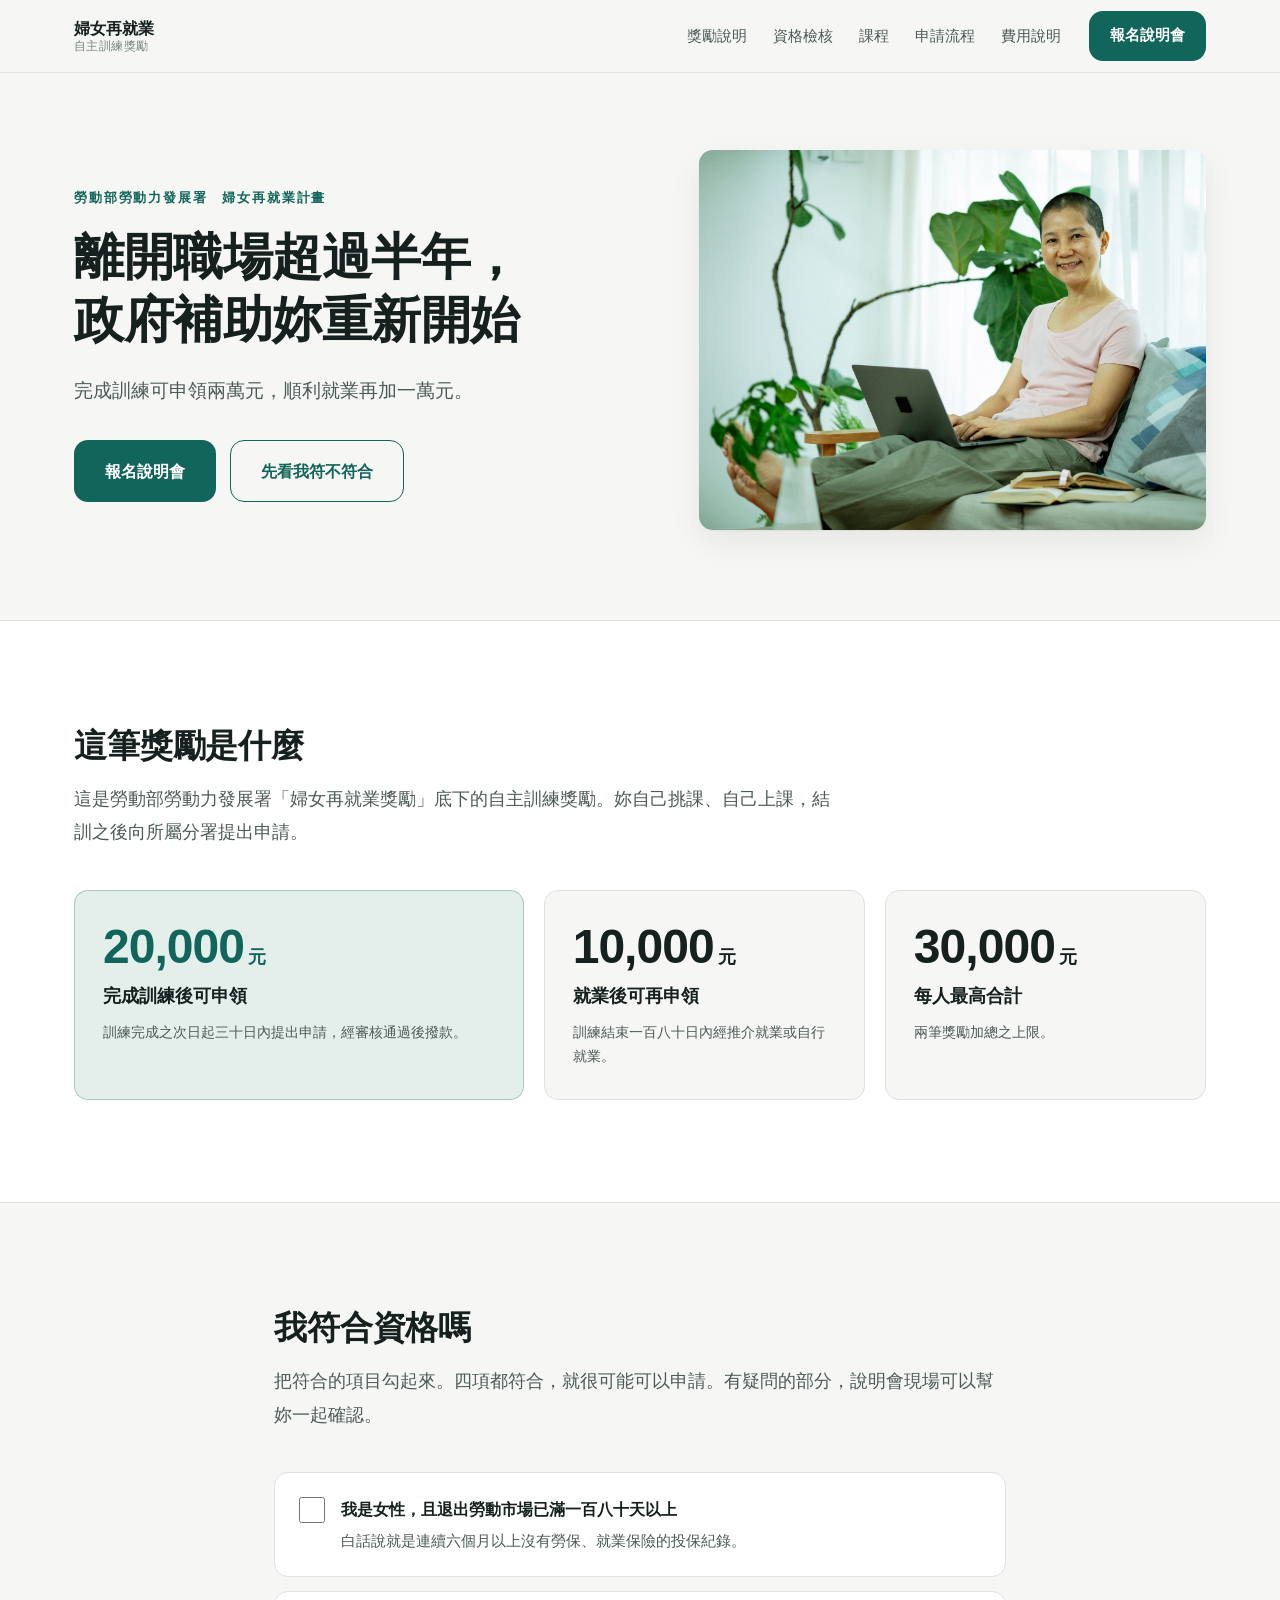
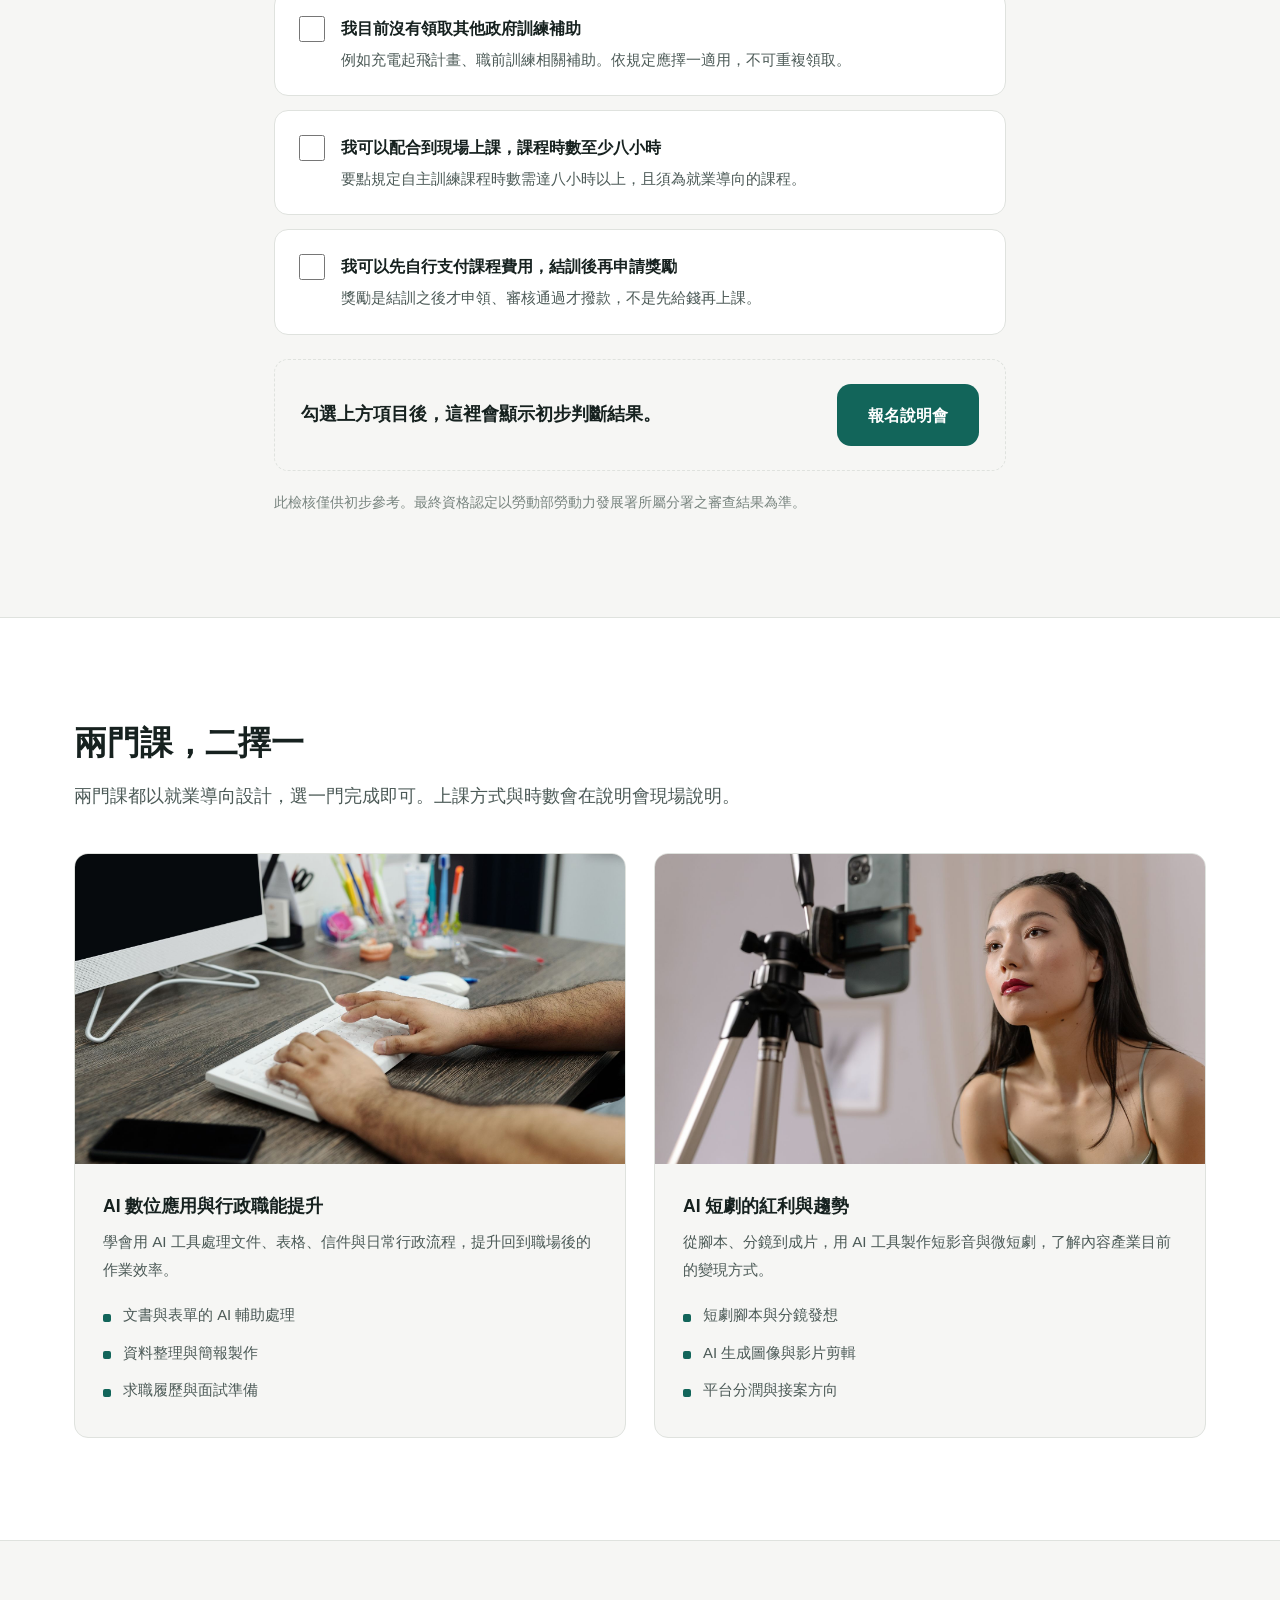
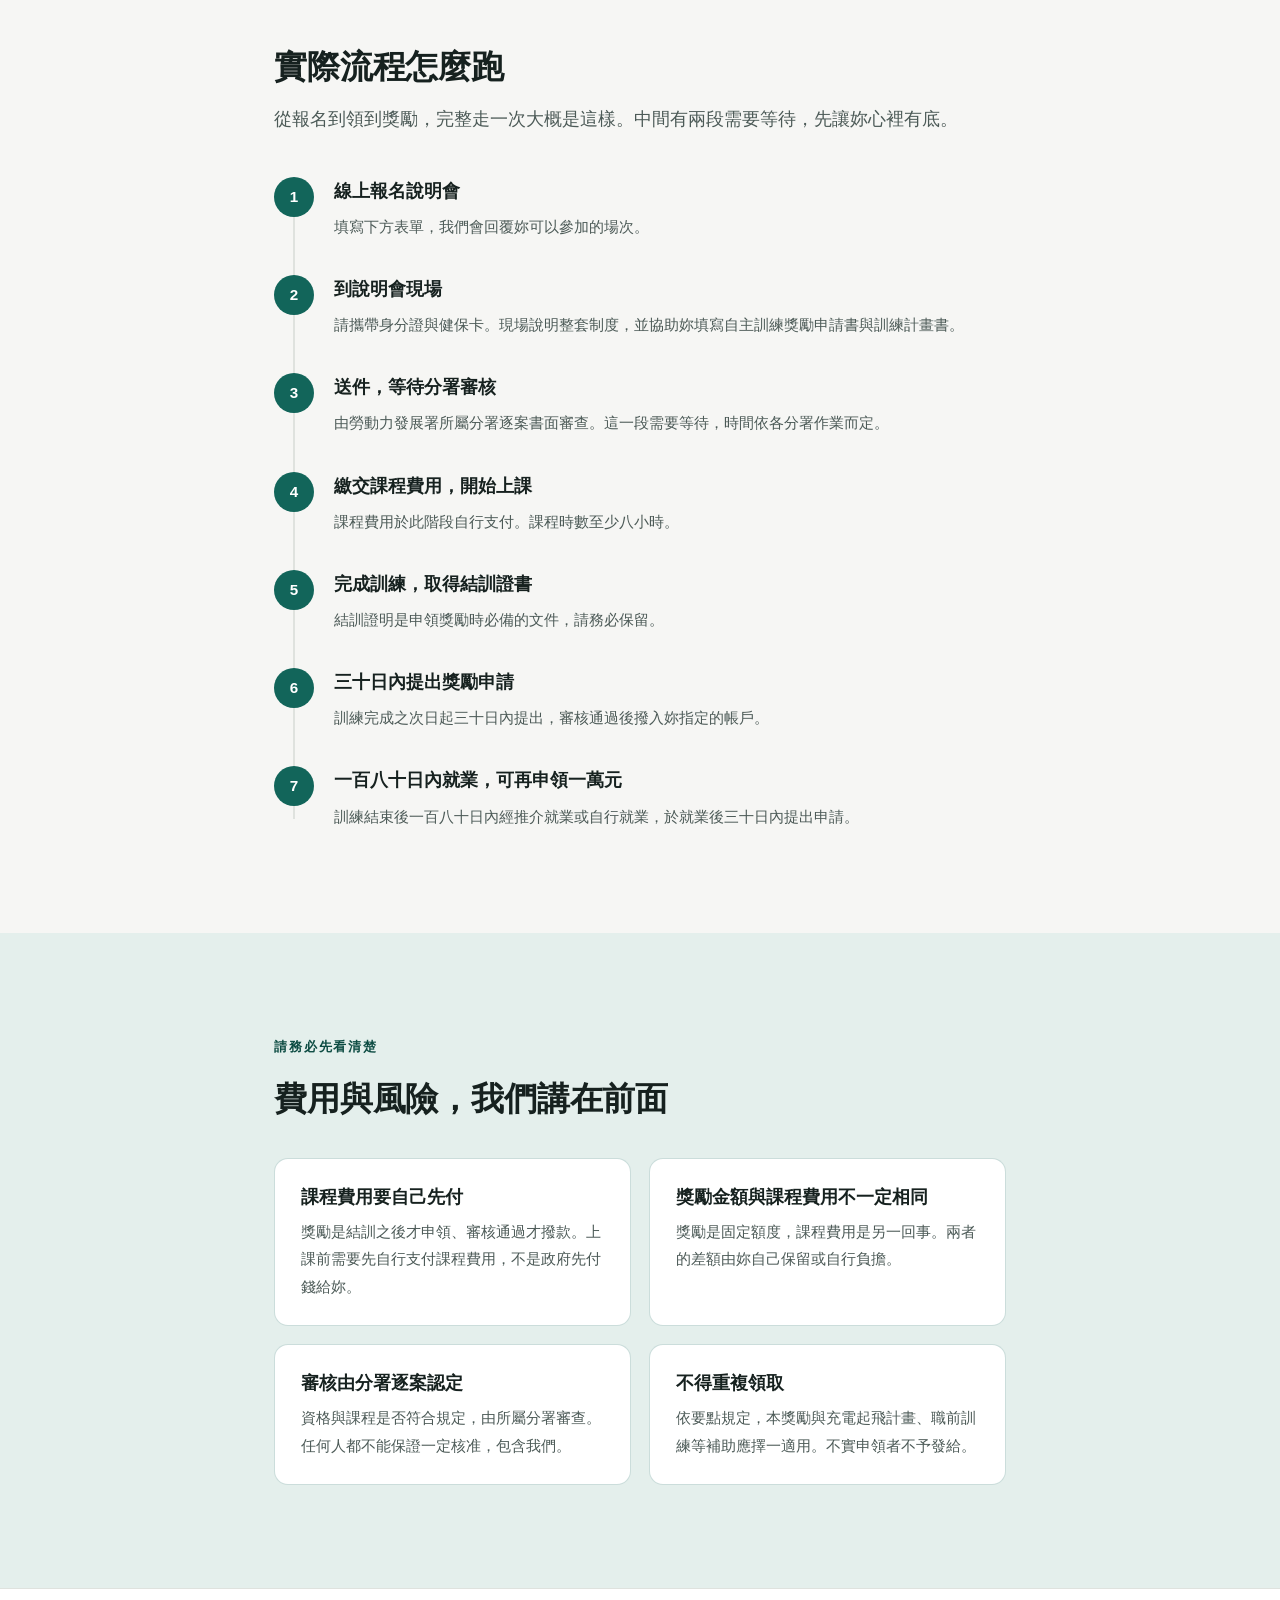
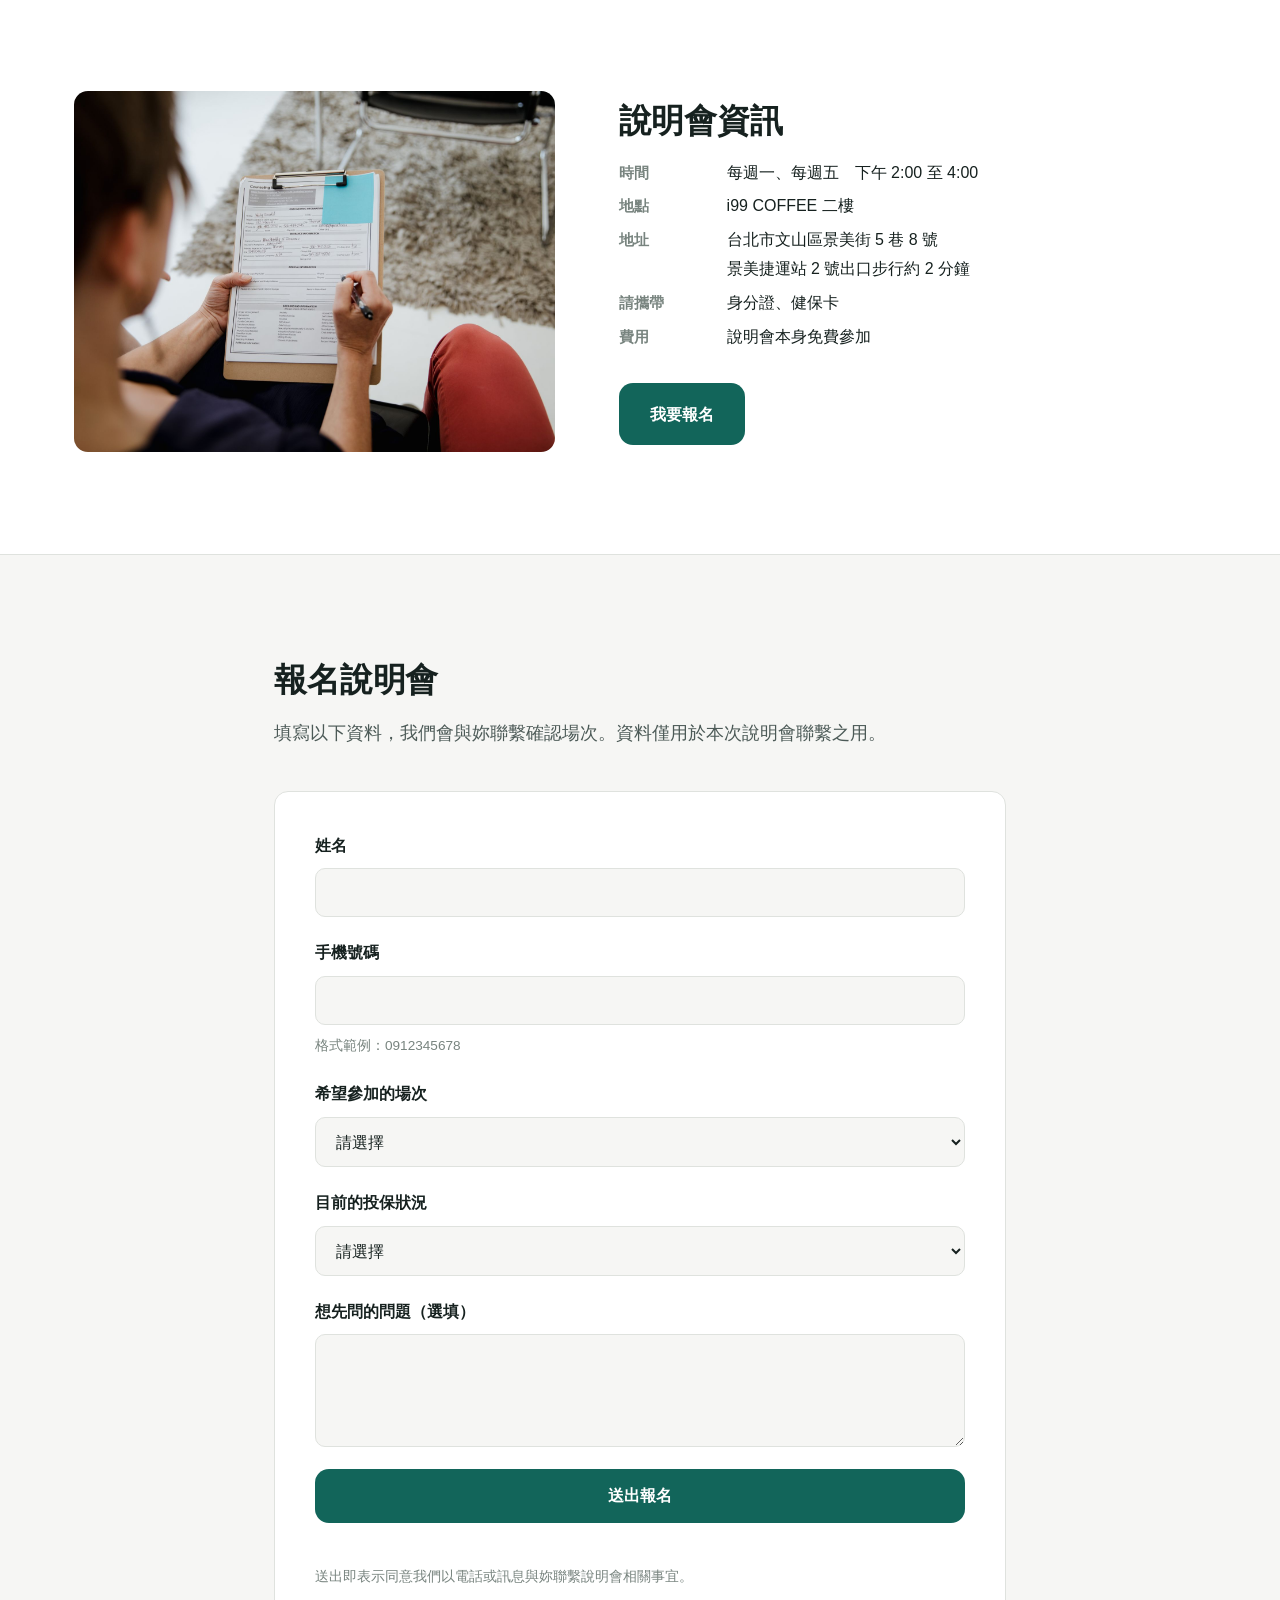
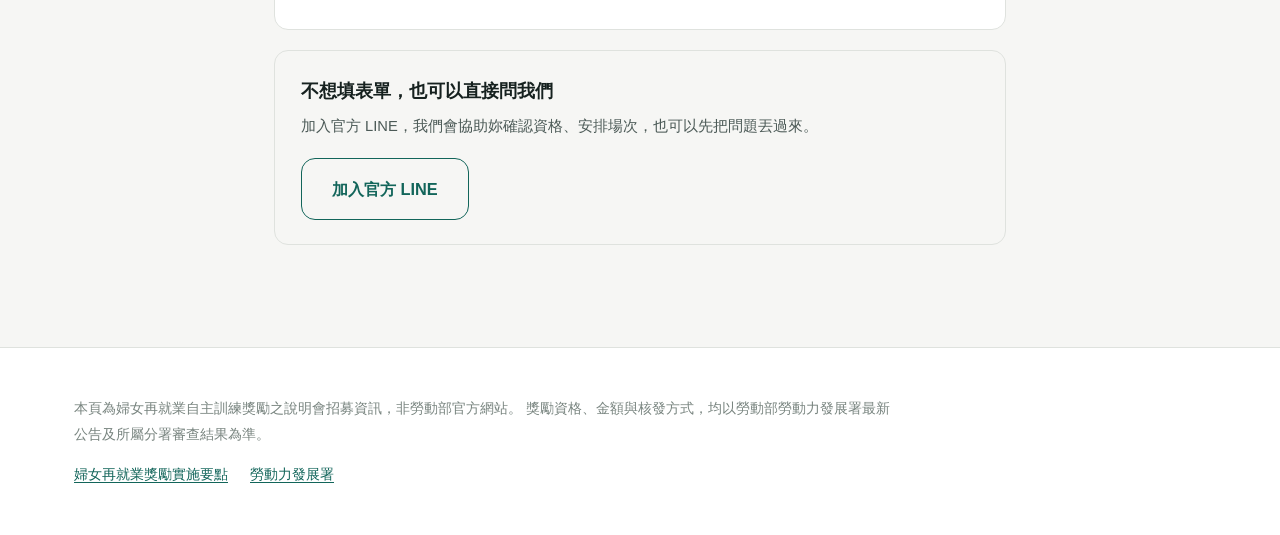
<file: index.html>
<!DOCTYPE html>
<html lang="zh-Hant">
<head>
<meta charset="utf-8">
<meta name="viewport" content="width=device-width, initial-scale=1">
<title>婦女再就業自主訓練獎勵說明會｜勞動部補助最高三萬元</title>
<meta name="description" content="離開職場滿六個月以上的女性，完成自主訓練課程後可向勞動部申領兩萬元獎勵，順利就業再加一萬。每週一、五於台北文山區舉辦免費說明會，現場協助填寫申請書。">
<meta name="robots" content="index,follow">
<meta property="og:title" content="婦女再就業自主訓練獎勵說明會">
<meta property="og:description" content="離開職場滿六個月以上，完成訓練可申領兩萬元獎勵。免費說明會現場協助填寫申請書。">
<meta property="og:type" content="website">
<meta property="og:image" content="images/hero.jpg">
<link rel="icon" href="data:image/svg+xml,%3Csvg xmlns='http://www.w3.org/2000/svg' viewBox='0 0 32 32'%3E%3Crect width='32' height='32' rx='7' fill='%2312655a'/%3E%3Cpath d='M9 12l4 10 3-7 3 7 4-10' stroke='%23fff' stroke-width='2.6' fill='none' stroke-linecap='round' stroke-linejoin='round'/%3E%3C/svg%3E">
<link rel="stylesheet" href="styles.css">
<script>document.documentElement.classList.add('js');</script>
</head>
<body>

<header class="nav">
  <div class="wrap nav-inner">
    <a class="nav-brand" href="#top">婦女再就業<span>自主訓練獎勵</span></a>
    <nav class="nav-links" aria-label="主要導覽">
      <a href="#reward">獎勵說明</a>
      <a href="#check">資格檢核</a>
      <a href="#courses">課程</a>
      <a href="#process">申請流程</a>
      <a href="#cost">費用說明</a>
    </nav>
    <a class="btn btn-primary btn-sm nav-cta" href="#signup">報名說明會</a>
  </div>
</header>

<main id="top">

  <!-- HERO: asymmetric split -->
  <section class="hero">
    <div class="wrap hero-grid">
      <div class="hero-copy reveal">
        <p class="eyebrow">勞動部勞動力發展署　婦女再就業計畫</p>
        <h1>離開職場超過半年，<br>政府補助妳重新開始</h1>
        <p class="lede">完成訓練可申領兩萬元，順利就業再加一萬元。</p>
        <div class="hero-actions">
          <a class="btn btn-primary" href="#signup">報名說明會</a>
          <a class="btn btn-ghost" href="#check">先看我符不符合</a>
        </div>
      </div>
      <div class="hero-media reveal">
        <img src="images/hero.jpg" alt="一位中年女性在家中沙發上使用筆記型電腦學習" width="940" height="650" fetchpriority="high">
      </div>
    </div>
  </section>

  <!-- REWARD: asymmetric number block -->
  <section id="reward" class="section section-alt">
    <div class="wrap">
      <h2 class="section-title">這筆獎勵是什麼</h2>
      <p class="section-lede">這是勞動部勞動力發展署「婦女再就業獎勵」底下的自主訓練獎勵。妳自己挑課、自己上課，結訓之後向所屬分署提出申請。</p>

      <div class="figures">
        <div class="figure figure-lead reveal">
          <p class="figure-num">20,000<span>元</span></p>
          <p class="figure-label">完成訓練後可申領</p>
          <p class="figure-note">訓練完成之次日起三十日內提出申請，經審核通過後撥款。</p>
        </div>
        <div class="figure reveal">
          <p class="figure-num">10,000<span>元</span></p>
          <p class="figure-label">就業後可再申領</p>
          <p class="figure-note">訓練結束一百八十日內經推介就業或自行就業。</p>
        </div>
        <div class="figure reveal">
          <p class="figure-num">30,000<span>元</span></p>
          <p class="figure-label">每人最高合計</p>
          <p class="figure-note">兩筆獎勵加總之上限。</p>
        </div>
      </div>
    </div>
  </section>

  <!-- CHECK: interactive self-assessment -->
  <section id="check" class="section">
    <div class="wrap narrow">
      <h2 class="section-title">我符合資格嗎</h2>
      <p class="section-lede">把符合的項目勾起來。四項都符合，就很可能可以申請。有疑問的部分，說明會現場可以幫妳一起確認。</p>

      <form class="checklist" id="checklist" novalidate>
        <label class="check-item">
          <input type="checkbox" name="q1">
          <span>
            <b>我是女性，且退出勞動市場已滿一百八十天以上</b>
            白話說就是連續六個月以上沒有勞保、就業保險的投保紀錄。
          </span>
        </label>
        <label class="check-item">
          <input type="checkbox" name="q2">
          <span>
            <b>我目前沒有領取其他政府訓練補助</b>
            例如充電起飛計畫、職前訓練相關補助。依規定應擇一適用，不可重複領取。
          </span>
        </label>
        <label class="check-item">
          <input type="checkbox" name="q3">
          <span>
            <b>我可以配合到現場上課，課程時數至少八小時</b>
            要點規定自主訓練課程時數需達八小時以上，且須為就業導向的課程。
          </span>
        </label>
        <label class="check-item">
          <input type="checkbox" name="q4">
          <span>
            <b>我可以先自行支付課程費用，結訓後再申請獎勵</b>
            獎勵是結訓之後才申領、審核通過才撥款，不是先給錢再上課。
          </span>
        </label>
      </form>

      <div class="check-result" id="checkResult" role="status" aria-live="polite">
        <p class="check-result-text" id="checkResultText">勾選上方項目後，這裡會顯示初步判斷結果。</p>
        <a class="btn btn-primary check-result-cta" id="checkResultCta" href="#signup" hidden>報名說明會</a>
      </div>

      <p class="fineprint">此檢核僅供初步參考。最終資格認定以勞動部勞動力發展署所屬分署之審查結果為準。</p>
    </div>
  </section>

  <!-- COURSES: 2-col split with images -->
  <section id="courses" class="section section-alt">
    <div class="wrap">
      <h2 class="section-title">兩門課，二擇一</h2>
      <p class="section-lede">兩門課都以就業導向設計，選一門完成即可。上課方式與時數會在說明會現場說明。</p>

      <div class="courses">
        <article class="course reveal">
          <img src="images/course-ai.jpg" alt="雙手在木質辦公桌前的白色鍵盤上打字" width="940" height="650" loading="lazy">
          <div class="course-body">
            <h3>AI 數位應用與行政職能提升</h3>
            <p>學會用 AI 工具處理文件、表格、信件與日常行政流程，提升回到職場後的作業效率。</p>
            <ul class="course-points">
              <li>文書與表單的 AI 輔助處理</li>
              <li>資料整理與簡報製作</li>
              <li>求職履歷與面試準備</li>
            </ul>
          </div>
        </article>

        <article class="course reveal">
          <img src="images/course-drama.jpg" alt="一位亞洲女性在室內以腳架上的手機錄製影片" width="940" height="650" loading="lazy">
          <div class="course-body">
            <h3>AI 短劇的紅利與趨勢</h3>
            <p>從腳本、分鏡到成片，用 AI 工具製作短影音與微短劇，了解內容產業目前的變現方式。</p>
            <ul class="course-points">
              <li>短劇腳本與分鏡發想</li>
              <li>AI 生成圖像與影片剪輯</li>
              <li>平台分潤與接案方向</li>
            </ul>
          </div>
        </article>
      </div>
    </div>
  </section>

  <!-- PROCESS: vertical timeline -->
  <section id="process" class="section">
    <div class="wrap narrow">
      <h2 class="section-title">實際流程怎麼跑</h2>
      <p class="section-lede">從報名到領到獎勵，完整走一次大概是這樣。中間有兩段需要等待，先讓妳心裡有底。</p>

      <ol class="timeline">
        <li class="reveal">
          <h3>線上報名說明會</h3>
          <p>填寫下方表單，我們會回覆妳可以參加的場次。</p>
        </li>
        <li class="reveal">
          <h3>到說明會現場</h3>
          <p>請攜帶身分證與健保卡。現場說明整套制度，並協助妳填寫自主訓練獎勵申請書與訓練計畫書。</p>
        </li>
        <li class="reveal">
          <h3>送件，等待分署審核</h3>
          <p>由勞動力發展署所屬分署逐案書面審查。這一段需要等待，時間依各分署作業而定。</p>
        </li>
        <li class="reveal">
          <h3>繳交課程費用，開始上課</h3>
          <p>課程費用於此階段自行支付。課程時數至少八小時。</p>
        </li>
        <li class="reveal">
          <h3>完成訓練，取得結訓證書</h3>
          <p>結訓證明是申領獎勵時必備的文件，請務必保留。</p>
        </li>
        <li class="reveal">
          <h3>三十日內提出獎勵申請</h3>
          <p>訓練完成之次日起三十日內提出，審核通過後撥入妳指定的帳戶。</p>
        </li>
        <li class="reveal">
          <h3>一百八十日內就業，可再申領一萬元</h3>
          <p>訓練結束後一百八十日內經推介就業或自行就業，於就業後三十日內提出申請。</p>
        </li>
      </ol>
    </div>
  </section>

  <!-- COST: honest disclosure, full-width band -->
  <section id="cost" class="section band">
    <div class="wrap narrow">
      <p class="eyebrow eyebrow-light">請務必先看清楚</p>
      <h2 class="section-title band-title">費用與風險，我們講在前面</h2>
      <div class="notes">
        <div class="note reveal">
          <h3>課程費用要自己先付</h3>
          <p>獎勵是結訓之後才申領、審核通過才撥款。上課前需要先自行支付課程費用，不是政府先付錢給妳。</p>
        </div>
        <div class="note reveal">
          <h3>獎勵金額與課程費用不一定相同</h3>
          <p>獎勵是固定額度，課程費用是另一回事。兩者的差額由妳自己保留或自行負擔。</p>
        </div>
        <div class="note reveal">
          <h3>審核由分署逐案認定</h3>
          <p>資格與課程是否符合規定，由所屬分署審查。任何人都不能保證一定核准，包含我們。</p>
        </div>
        <div class="note reveal">
          <h3>不得重複領取</h3>
          <p>依要點規定，本獎勵與充電起飛計畫、職前訓練等補助應擇一適用。不實申領者不予發給。</p>
        </div>
      </div>
    </div>
  </section>

  <!-- VENUE -->
  <section class="section section-alt">
    <div class="wrap venue-grid">
      <div class="venue-media reveal">
        <img src="images/onsite.jpg" alt="一位女性在諮詢桌前填寫申請表單" width="940" height="650" loading="lazy">
      </div>
      <div class="venue-copy reveal">
        <h2 class="section-title">說明會資訊</h2>
        <dl class="venue-list">
          <dt>時間</dt><dd>每週一、每週五　下午 2:00 至 4:00</dd>
          <dt>地點</dt><dd>i99 COFFEE 二樓</dd>
          <dt>地址</dt><dd>台北市文山區景美街 5 巷 8 號<br>景美捷運站 2 號出口步行約 2 分鐘</dd>
          <dt>請攜帶</dt><dd>身分證、健保卡</dd>
          <dt>費用</dt><dd>說明會本身免費參加</dd>
        </dl>
        <a class="btn btn-primary" href="#signup">我要報名</a>
      </div>
    </div>
  </section>

  <!-- SIGNUP -->
  <section id="signup" class="section">
    <div class="wrap narrow">
      <h2 class="section-title">報名說明會</h2>
      <p class="section-lede">填寫以下資料，我們會與妳聯繫確認場次。資料僅用於本次說明會聯繫之用。</p>

      <form class="signup-form" id="signupForm" novalidate>
        <div class="field">
          <label for="name">姓名</label>
          <input type="text" id="name" name="name" autocomplete="name" required>
          <p class="field-error" data-error-for="name" hidden>請填寫姓名</p>
        </div>

        <div class="field">
          <label for="phone">手機號碼</label>
          <input type="tel" id="phone" name="phone" autocomplete="tel" inputmode="numeric" required>
          <p class="field-hint">格式範例：0912345678</p>
          <p class="field-error" data-error-for="phone" hidden>請填寫正確的手機號碼</p>
        </div>

        <div class="field">
          <label for="session">希望參加的場次</label>
          <select id="session" name="session" required>
            <option value="">請選擇</option>
            <option value="週一下午">週一下午 2:00 至 4:00</option>
            <option value="週五下午">週五下午 2:00 至 4:00</option>
            <option value="都可以">兩個時段都可以</option>
          </select>
          <p class="field-error" data-error-for="session" hidden>請選擇場次</p>
        </div>

        <div class="field">
          <label for="status">目前的投保狀況</label>
          <select id="status" name="status" required>
            <option value="">請選擇</option>
            <option value="已滿180天">已經連續六個月以上沒有勞保、就保</option>
            <option value="未滿180天">還沒滿六個月</option>
            <option value="不確定">不確定，想到現場詢問</option>
          </select>
          <p class="field-error" data-error-for="status" hidden>請選擇投保狀況</p>
        </div>

        <div class="field">
          <label for="note">想先問的問題（選填）</label>
          <textarea id="note" name="note" rows="3"></textarea>
        </div>

        <button class="btn btn-primary btn-block" type="submit" id="submitBtn">送出報名</button>

        <p class="form-status" id="formStatus" role="status" aria-live="polite" hidden></p>
        <p class="fineprint">送出即表示同意我們以電話或訊息與妳聯繫說明會相關事宜。</p>
      </form>

      <div class="line-alt" id="lineAlt" hidden>
        <div>
          <p class="line-alt-title">不想填表單，也可以直接問我們</p>
          <p class="line-alt-desc">加入官方 LINE，我們會協助妳確認資格、安排場次，也可以先把問題丟過來。</p>
        </div>
        <a class="btn btn-ghost" id="lineAltBtn" href="#" target="_blank" rel="noopener">加入官方 LINE</a>
      </div>
    </div>
  </section>

</main>

<footer class="footer">
  <div class="wrap footer-inner">
    <p class="footer-note">
      本頁為婦女再就業自主訓練獎勵之說明會招募資訊，非勞動部官方網站。
      獎勵資格、金額與核發方式，均以勞動部勞動力發展署最新公告及所屬分署審查結果為準。
    </p>
    <p class="footer-links">
      <a href="https://laws.mol.gov.tw/FLAW/FLAWDAT0201.aspx?id=FL102139" target="_blank" rel="noopener">婦女再就業獎勵實施要點</a>
      <a href="https://www.wda.gov.tw/" target="_blank" rel="noopener">勞動力發展署</a>
    </p>
  </div>
</footer>

<script src="script.js"></script>
</body>
</html>
</file>
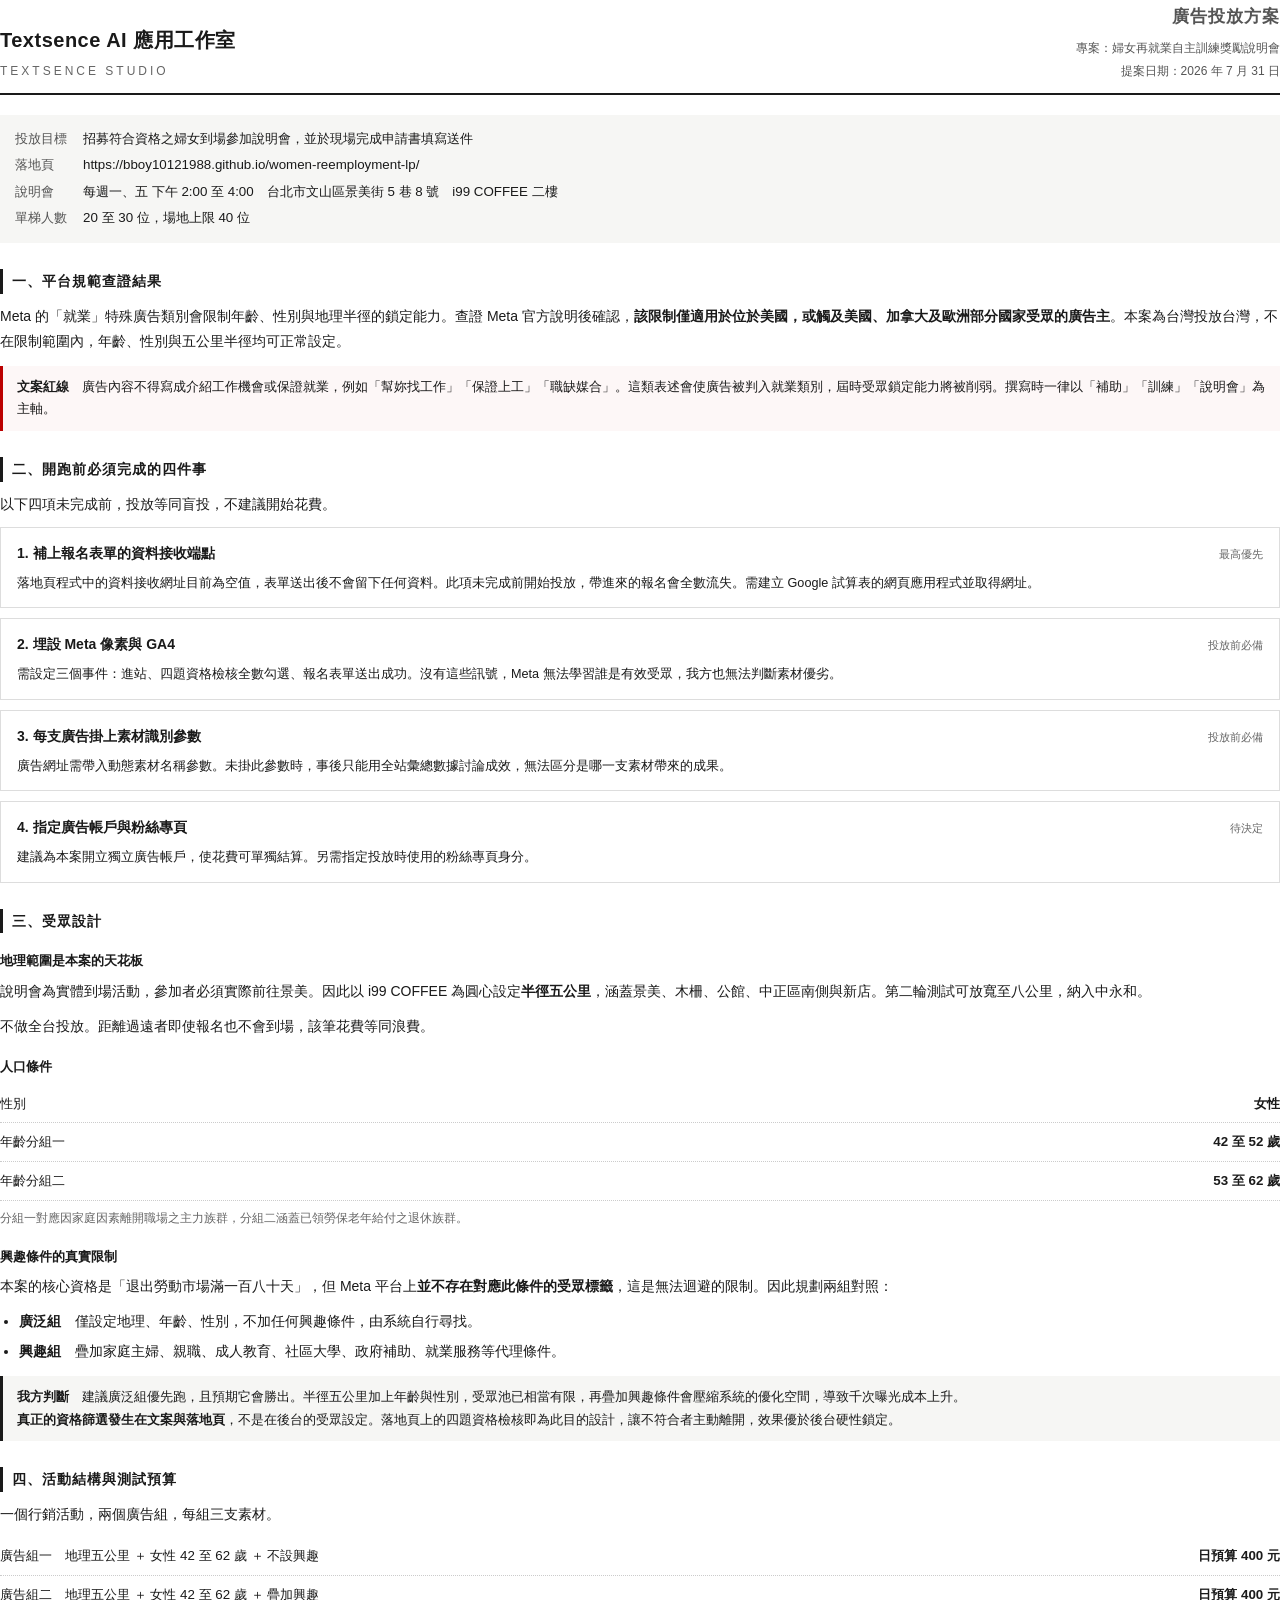
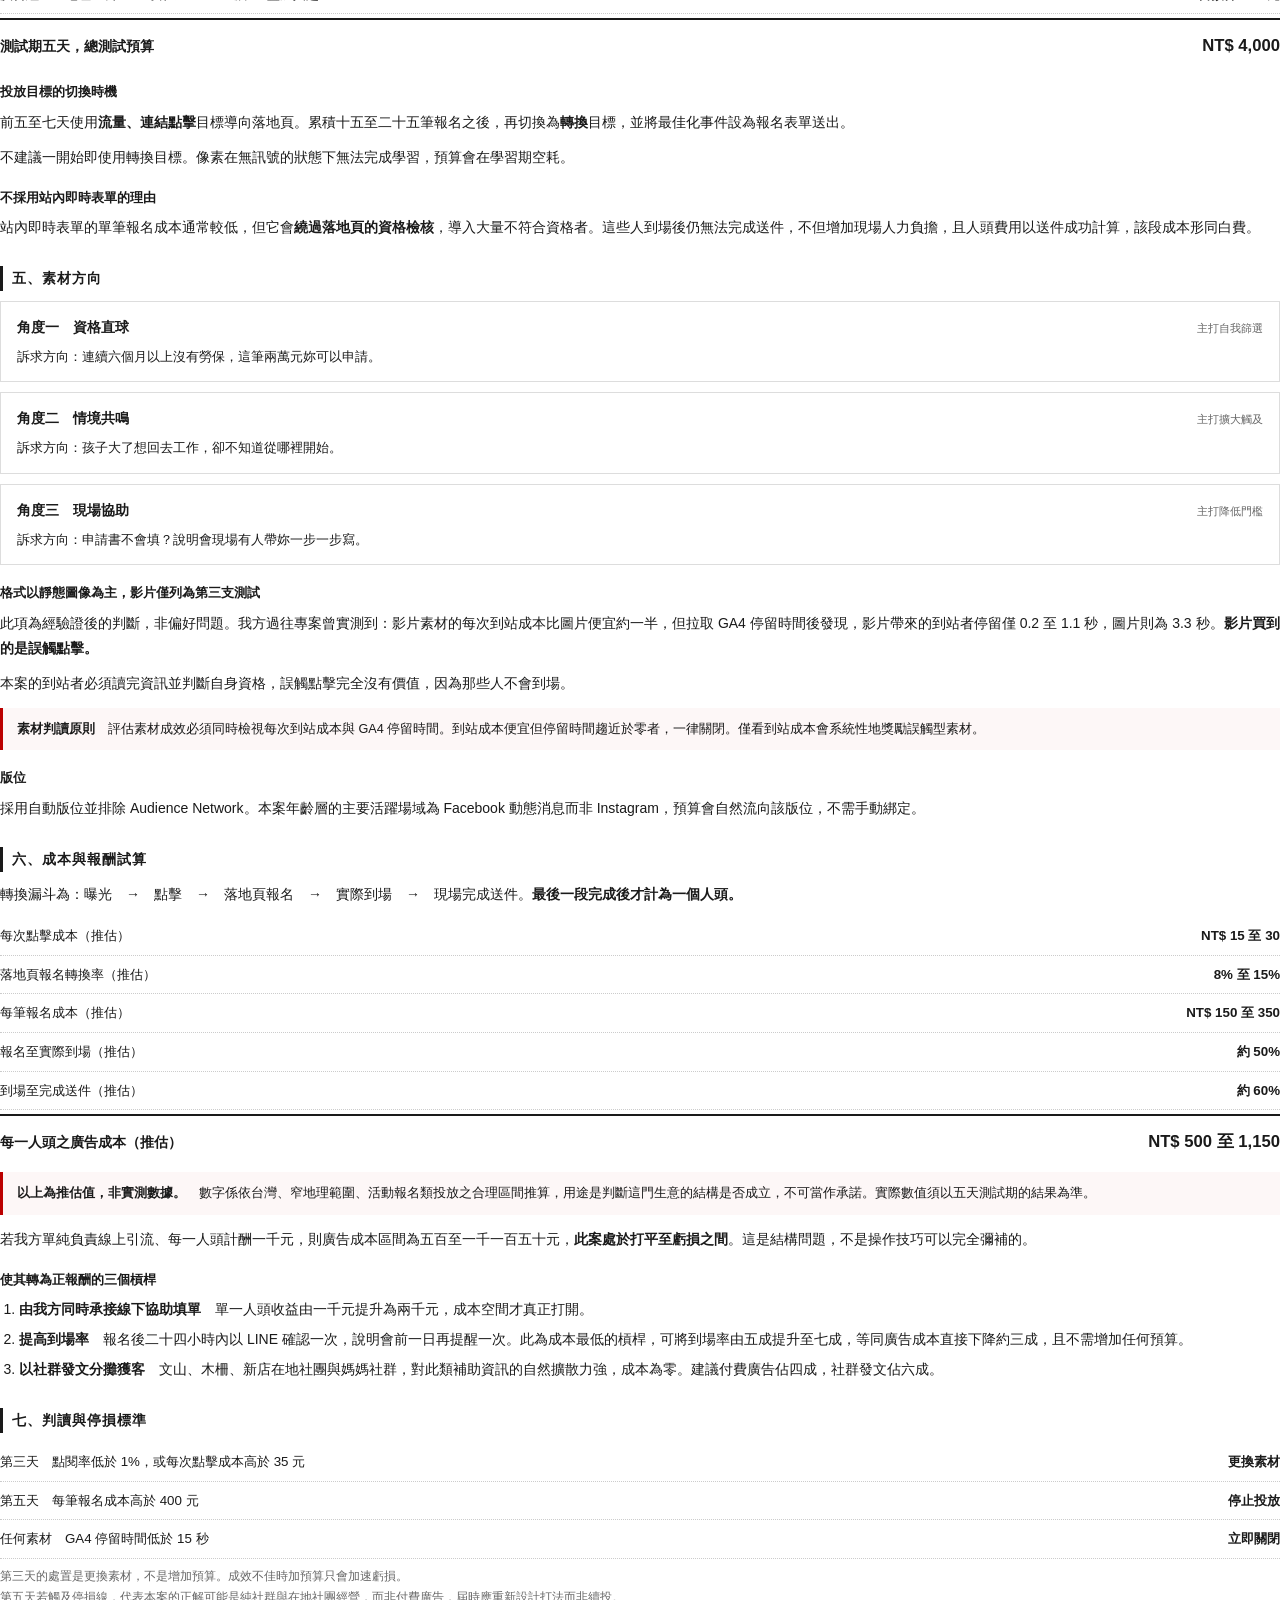
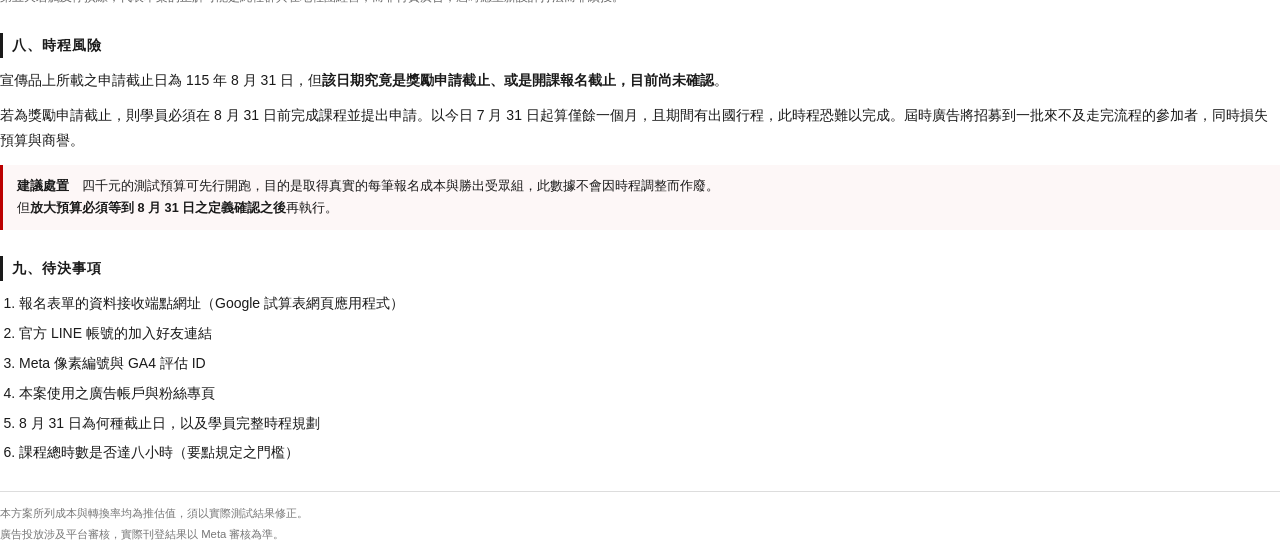
<file: 投放方案/投放方案.html>
<!DOCTYPE html>
<html lang="zh-Hant">
<head>
<meta charset="utf-8">
<title>婦女再就業說明會 廣告投放方案</title>
<style>
  @page { size: A4; margin: 16mm 15mm 15mm 15mm; }
  * { box-sizing: border-box; }
  body {
    font-family: "PingFang TC", "Heiti TC", "Microsoft JhengHei", sans-serif;
    color: #1a1a1a;
    font-size: 10.5pt;
    line-height: 1.78;
    margin: 0;
    -webkit-font-smoothing: antialiased;
  }
  .head {
    border-bottom: 2.5px solid #1a1a1a;
    padding-bottom: 10px;
    margin-bottom: 20px;
    display: flex;
    justify-content: space-between;
    align-items: flex-end;
  }
  .brand { font-size: 15pt; font-weight: 700; letter-spacing: .5px; }
  .brand span { display: block; font-size: 9pt; font-weight: 400; color: #666; letter-spacing: 3px; margin-top: 3px; }
  .doc-meta { text-align: right; font-size: 9pt; color: #555; line-height: 1.9; }
  h1 { font-size: 13pt; margin: 0 0 4px; letter-spacing: 1px; }

  .brief {
    background: #f6f6f4;
    padding: 11px 15px;
    margin-bottom: 22px;
    font-size: 10pt;
    line-height: 2;
  }
  .brief b { display: inline-block; width: 68px; color: #555; font-weight: 400; }

  h2 {
    font-size: 10.5pt;
    margin: 26px 0 10px;
    padding-left: 9px;
    border-left: 3.5px solid #1a1a1a;
    letter-spacing: 1px;
    page-break-after: avoid;
  }
  h3 {
    font-size: 10pt;
    margin: 16px 0 6px;
    font-weight: 700;
    page-break-after: avoid;
  }

  ul, ol { margin: 6px 0 0; padding-left: 19px; }
  li { margin-bottom: 5px; }

  p { margin: 0 0 10px; }

  .row {
    display: flex;
    justify-content: space-between;
    align-items: baseline;
    padding: 7px 0;
    border-bottom: 1px dotted #ccc;
    font-size: 10pt;
  }
  .row:last-child { border-bottom: none; }
  .row .amt { font-weight: 700; white-space: nowrap; padding-left: 20px; }
  .row .lab { padding-right: 12px; }

  .total {
    display: flex;
    justify-content: space-between;
    align-items: baseline;
    padding: 11px 0 3px;
    border-top: 2px solid #1a1a1a;
    margin-top: 4px;
    font-size: 10.5pt;
    font-weight: 700;
  }
  .total .amt { font-size: 12.5pt; white-space: nowrap; }

  .block {
    border: 1px solid #ddd;
    padding: 13px 16px;
    margin-bottom: 10px;
    page-break-inside: avoid;
  }
  .block-top { display: flex; justify-content: space-between; align-items: baseline; }
  .block-name { font-weight: 700; font-size: 10.5pt; }
  .block-tag { font-size: 8.5pt; color: #666; white-space: nowrap; padding-left: 16px; }

  .callout {
    border-left: 3.5px solid #b00;
    background: #fdf7f7;
    padding: 10px 14px;
    font-size: 9.5pt;
    line-height: 1.78;
    margin: 12px 0;
    page-break-inside: avoid;
  }
  .callout-neutral {
    border-left-color: #1a1a1a;
    background: #f6f6f4;
  }

  .note { font-size: 9pt; color: #666; margin-top: 7px; line-height: 1.72; }

  .foot {
    margin-top: 26px;
    padding-top: 11px;
    border-top: 1px solid #ddd;
    font-size: 8.5pt;
    color: #777;
    line-height: 1.8;
  }
  .pagebreak { page-break-before: always; }
</style>
</head>
<body>

<div class="head">
  <div class="brand">Textsence AI 應用工作室<span>TEXTSENCE STUDIO</span></div>
  <div class="doc-meta">
    <h1>廣告投放方案</h1>
    專案：婦女再就業自主訓練獎勵說明會<br>
    提案日期：2026 年 7 月 31 日
  </div>
</div>

<div class="brief">
  <b>投放目標</b>招募符合資格之婦女到場參加說明會，並於現場完成申請書填寫送件<br>
  <b>落地頁</b>https://bboy10121988.github.io/women-reemployment-lp/<br>
  <b>說明會</b>每週一、五 下午 2:00 至 4:00　台北市文山區景美街 5 巷 8 號　i99 COFFEE 二樓<br>
  <b>單梯人數</b>20 至 30 位，場地上限 40 位
</div>

<h2>一、平台規範查證結果</h2>

<p>Meta 的「就業」特殊廣告類別會限制年齡、性別與地理半徑的鎖定能力。查證 Meta 官方說明後確認，<b>該限制僅適用於位於美國，或觸及美國、加拿大及歐洲部分國家受眾的廣告主</b>。本案為台灣投放台灣，不在限制範圍內，年齡、性別與五公里半徑均可正常設定。</p>

<div class="callout">
  <b>文案紅線</b>　廣告內容不得寫成介紹工作機會或保證就業，例如「幫妳找工作」「保證上工」「職缺媒合」。這類表述會使廣告被判入就業類別，屆時受眾鎖定能力將被削弱。撰寫時一律以「補助」「訓練」「說明會」為主軸。
</div>

<h2>二、開跑前必須完成的四件事</h2>

<p>以下四項未完成前，投放等同盲投，不建議開始花費。</p>

<div class="block">
  <div class="block-top"><span class="block-name">1. 補上報名表單的資料接收端點</span><span class="block-tag">最高優先</span></div>
  <p style="margin:6px 0 0;font-size:9.5pt;">落地頁程式中的資料接收網址目前為空值，表單送出後不會留下任何資料。此項未完成前開始投放，帶進來的報名會全數流失。需建立 Google 試算表的網頁應用程式並取得網址。</p>
</div>

<div class="block">
  <div class="block-top"><span class="block-name">2. 埋設 Meta 像素與 GA4</span><span class="block-tag">投放前必備</span></div>
  <p style="margin:6px 0 0;font-size:9.5pt;">需設定三個事件：進站、四題資格檢核全數勾選、報名表單送出成功。沒有這些訊號，Meta 無法學習誰是有效受眾，我方也無法判斷素材優劣。</p>
</div>

<div class="block">
  <div class="block-top"><span class="block-name">3. 每支廣告掛上素材識別參數</span><span class="block-tag">投放前必備</span></div>
  <p style="margin:6px 0 0;font-size:9.5pt;">廣告網址需帶入動態素材名稱參數。未掛此參數時，事後只能用全站彙總數據討論成效，無法區分是哪一支素材帶來的成果。</p>
</div>

<div class="block">
  <div class="block-top"><span class="block-name">4. 指定廣告帳戶與粉絲專頁</span><span class="block-tag">待決定</span></div>
  <p style="margin:6px 0 0;font-size:9.5pt;">建議為本案開立獨立廣告帳戶，使花費可單獨結算。另需指定投放時使用的粉絲專頁身分。</p>
</div>

<div class="pagebreak"></div>

<h2>三、受眾設計</h2>

<h3>地理範圍是本案的天花板</h3>
<p>說明會為實體到場活動，參加者必須實際前往景美。因此以 i99 COFFEE 為圓心設定<b>半徑五公里</b>，涵蓋景美、木柵、公館、中正區南側與新店。第二輪測試可放寬至八公里，納入中永和。</p>
<p>不做全台投放。距離過遠者即使報名也不會到場，該筆花費等同浪費。</p>

<h3>人口條件</h3>
<div class="row"><span class="lab">性別</span><span class="amt">女性</span></div>
<div class="row"><span class="lab">年齡分組一</span><span class="amt">42 至 52 歲</span></div>
<div class="row"><span class="lab">年齡分組二</span><span class="amt">53 至 62 歲</span></div>
<p class="note">分組一對應因家庭因素離開職場之主力族群，分組二涵蓋已領勞保老年給付之退休族群。</p>

<h3>興趣條件的真實限制</h3>
<p>本案的核心資格是「退出勞動市場滿一百八十天」，但 Meta 平台上<b>並不存在對應此條件的受眾標籤</b>，這是無法迴避的限制。因此規劃兩組對照：</p>
<ul>
  <li><b>廣泛組</b>　僅設定地理、年齡、性別，不加任何興趣條件，由系統自行尋找。</li>
  <li><b>興趣組</b>　疊加家庭主婦、親職、成人教育、社區大學、政府補助、就業服務等代理條件。</li>
</ul>

<div class="callout callout-neutral">
  <b>我方判斷</b>　建議廣泛組優先跑，且預期它會勝出。半徑五公里加上年齡與性別，受眾池已相當有限，再疊加興趣條件會壓縮系統的優化空間，導致千次曝光成本上升。<br>
  <b>真正的資格篩選發生在文案與落地頁</b>，不是在後台的受眾設定。落地頁上的四題資格檢核即為此目的設計，讓不符合者主動離開，效果優於後台硬性鎖定。
</div>

<h2>四、活動結構與測試預算</h2>

<p>一個行銷活動，兩個廣告組，每組三支素材。</p>

<div class="row"><span class="lab">廣告組一　地理五公里 ＋ 女性 42 至 62 歲 ＋ 不設興趣</span><span class="amt">日預算 400 元</span></div>
<div class="row"><span class="lab">廣告組二　地理五公里 ＋ 女性 42 至 62 歲 ＋ 疊加興趣</span><span class="amt">日預算 400 元</span></div>
<div class="total"><span>測試期五天，總測試預算</span><span class="amt">NT$ 4,000</span></div>

<h3>投放目標的切換時機</h3>
<p>前五至七天使用<b>流量、連結點擊</b>目標導向落地頁。累積十五至二十五筆報名之後，再切換為<b>轉換</b>目標，並將最佳化事件設為報名表單送出。</p>
<p>不建議一開始即使用轉換目標。像素在無訊號的狀態下無法完成學習，預算會在學習期空耗。</p>

<h3>不採用站內即時表單的理由</h3>
<p>站內即時表單的單筆報名成本通常較低，但它會<b>繞過落地頁的資格檢核</b>，導入大量不符合資格者。這些人到場後仍無法完成送件，不但增加現場人力負擔，且人頭費用以送件成功計算，該段成本形同白費。</p>

<h2>五、素材方向</h2>

<div class="block">
  <div class="block-top"><span class="block-name">角度一　資格直球</span><span class="block-tag">主打自我篩選</span></div>
  <p style="margin:6px 0 0;font-size:9.5pt;">訴求方向：連續六個月以上沒有勞保，這筆兩萬元妳可以申請。</p>
</div>

<div class="block">
  <div class="block-top"><span class="block-name">角度二　情境共鳴</span><span class="block-tag">主打擴大觸及</span></div>
  <p style="margin:6px 0 0;font-size:9.5pt;">訴求方向：孩子大了想回去工作，卻不知道從哪裡開始。</p>
</div>

<div class="block">
  <div class="block-top"><span class="block-name">角度三　現場協助</span><span class="block-tag">主打降低門檻</span></div>
  <p style="margin:6px 0 0;font-size:9.5pt;">訴求方向：申請書不會填？說明會現場有人帶妳一步一步寫。</p>
</div>

<h3>格式以靜態圖像為主，影片僅列為第三支測試</h3>
<p>此項為經驗證後的判斷，非偏好問題。我方過往專案曾實測到：影片素材的每次到站成本比圖片便宜約一半，但拉取 GA4 停留時間後發現，影片帶來的到站者停留僅 0.2 至 1.1 秒，圖片則為 3.3 秒。<b>影片買到的是誤觸點擊。</b></p>
<p>本案的到站者必須讀完資訊並判斷自身資格，誤觸點擊完全沒有價值，因為那些人不會到場。</p>

<div class="callout">
  <b>素材判讀原則</b>　評估素材成效必須同時檢視每次到站成本與 GA4 停留時間。到站成本便宜但停留時間趨近於零者，一律關閉。僅看到站成本會系統性地獎勵誤觸型素材。
</div>

<h3>版位</h3>
<p>採用自動版位並排除 Audience Network。本案年齡層的主要活躍場域為 Facebook 動態消息而非 Instagram，預算會自然流向該版位，不需手動綁定。</p>

<h2>六、成本與報酬試算</h2>

<p>轉換漏斗為：曝光　→　點擊　→　落地頁報名　→　實際到場　→　現場完成送件。<b>最後一段完成後才計為一個人頭。</b></p>

<div class="row"><span class="lab">每次點擊成本（推估）</span><span class="amt">NT$ 15 至 30</span></div>
<div class="row"><span class="lab">落地頁報名轉換率（推估）</span><span class="amt">8% 至 15%</span></div>
<div class="row"><span class="lab">每筆報名成本（推估）</span><span class="amt">NT$ 150 至 350</span></div>
<div class="row"><span class="lab">報名至實際到場（推估）</span><span class="amt">約 50%</span></div>
<div class="row"><span class="lab">到場至完成送件（推估）</span><span class="amt">約 60%</span></div>
<div class="total"><span>每一人頭之廣告成本（推估）</span><span class="amt">NT$ 500 至 1,150</span></div>

<div class="callout">
  <b>以上為推估值，非實測數據。</b>　數字係依台灣、窄地理範圍、活動報名類投放之合理區間推算，用途是判斷這門生意的結構是否成立，不可當作承諾。實際數值須以五天測試期的結果為準。
</div>

<p>若我方單純負責線上引流、每一人頭計酬一千元，則廣告成本區間為五百至一千一百五十元，<b>此案處於打平至虧損之間</b>。這是結構問題，不是操作技巧可以完全彌補的。</p>

<h3>使其轉為正報酬的三個槓桿</h3>
<ol>
  <li><b>由我方同時承接線下協助填單</b>　單一人頭收益由一千元提升為兩千元，成本空間才真正打開。</li>
  <li><b>提高到場率</b>　報名後二十四小時內以 LINE 確認一次，說明會前一日再提醒一次。此為成本最低的槓桿，可將到場率由五成提升至七成，等同廣告成本直接下降約三成，且不需增加任何預算。</li>
  <li><b>以社群發文分攤獲客</b>　文山、木柵、新店在地社團與媽媽社群，對此類補助資訊的自然擴散力強，成本為零。建議付費廣告佔四成，社群發文佔六成。</li>
</ol>

<div class="pagebreak"></div>

<h2>七、判讀與停損標準</h2>

<div class="row"><span class="lab">第三天　點閱率低於 1%，或每次點擊成本高於 35 元</span><span class="amt">更換素材</span></div>
<div class="row"><span class="lab">第五天　每筆報名成本高於 400 元</span><span class="amt">停止投放</span></div>
<div class="row"><span class="lab">任何素材　GA4 停留時間低於 15 秒</span><span class="amt">立即關閉</span></div>
<p class="note">
  第三天的處置是更換素材，不是增加預算。成效不佳時加預算只會加速虧損。<br>
  第五天若觸及停損線，代表本案的正解可能是純社群與在地社團經營，而非付費廣告，屆時應重新設計打法而非續投。
</p>

<h2>八、時程風險</h2>

<p>宣傳品上所載之申請截止日為 115 年 8 月 31 日，但<b>該日期究竟是獎勵申請截止、或是開課報名截止，目前尚未確認</b>。</p>

<p>若為獎勵申請截止，則學員必須在 8 月 31 日前完成課程並提出申請。以今日 7 月 31 日起算僅餘一個月，且期間有出國行程，此時程恐難以完成。屆時廣告將招募到一批來不及走完流程的參加者，同時損失預算與商譽。</p>

<div class="callout">
  <b>建議處置</b>　四千元的測試預算可先行開跑，目的是取得真實的每筆報名成本與勝出受眾組，此數據不會因時程調整而作廢。<br>
  但<b>放大預算必須等到 8 月 31 日之定義確認之後</b>再執行。
</div>

<h2>九、待決事項</h2>

<ol>
  <li>報名表單的資料接收端點網址（Google 試算表網頁應用程式）</li>
  <li>官方 LINE 帳號的加入好友連結</li>
  <li>Meta 像素編號與 GA4 評估 ID</li>
  <li>本案使用之廣告帳戶與粉絲專頁</li>
  <li>8 月 31 日為何種截止日，以及學員完整時程規劃</li>
  <li>課程總時數是否達八小時（要點規定之門檻）</li>
</ol>

<div class="foot">
  本方案所列成本與轉換率均為推估值，須以實際測試結果修正。<br>
  廣告投放涉及平台審核，實際刊登結果以 Meta 審核為準。
</div>

</body>
</html>
</file>
<file: styles.css>
/* ==========================================================================
   婦女再就業自主訓練獎勵說明會
   Design read: trust-first public-service landing, 40-60 female audience.
   Dials: DESIGN_VARIANCE 4 / MOTION_INTENSITY 3 / VISUAL_DENSITY 5
   One accent (deep teal), one radius scale (14px), system CJK type stack.
   ========================================================================== */

:root {
  --bg:            #f6f6f4;
  --surface:       #ffffff;
  --surface-2:     #eeeeeb;
  --ink:           #16211f;
  --ink-soft:      #4c5a57;
  --ink-faint:     #78847f;
  --line:          #dfe2de;
  --accent:        #12655a;
  --accent-dark:   #0d4c43;
  --accent-soft:   #e4efec;
  --accent-ink:    #ffffff;
  --warn-soft:     #fdf4e9;
  --warn-line:     #e6d3b8;

  --radius:        14px;
  --radius-sm:     10px;
  --wrap:          1180px;
  --shadow:        0 1px 2px rgba(22,33,31,.05), 0 12px 32px rgba(22,33,31,.07);
}

@media (prefers-color-scheme: dark) {
  :root {
    --bg:          #121817;
    --surface:     #19211f;
    --surface-2:   #202927;
    --ink:         #eef2f0;
    --ink-soft:    #b3bfbb;
    --ink-faint:   #8b9793;
    --line:        #2c3735;
    --accent:      #4fbfa9;
    --accent-dark: #6fd3be;
    --accent-soft: #1c2f2b;
    --accent-ink:  #0b1614;
    --warn-soft:   #241f18;
    --warn-line:   #3c332560;
    --shadow:      0 1px 2px rgba(0,0,0,.3), 0 12px 32px rgba(0,0,0,.35);
  }
}

*, *::before, *::after { box-sizing: border-box; }

html { scroll-behavior: smooth; }
@media (prefers-reduced-motion: reduce) { html { scroll-behavior: auto; } }

body {
  margin: 0;
  background: var(--bg);
  color: var(--ink);
  font-family: "PingFang TC", "Noto Sans TC", "Heiti TC", "Microsoft JhengHei",
               -apple-system, BlinkMacSystemFont, "Segoe UI", sans-serif;
  font-size: 18px;
  line-height: 1.85;
  -webkit-font-smoothing: antialiased;
  text-rendering: optimizeLegibility;
}

img { max-width: 100%; height: auto; display: block; }
a { color: inherit; }

.wrap { width: 100%; max-width: var(--wrap); margin: 0 auto; padding: 0 24px; }
.wrap.narrow { max-width: 780px; }

/* ---------- Typography scale ---------- */

h1 {
  font-size: clamp(2rem, 1.35rem + 2.6vw, 3.1rem);
  line-height: 1.28;
  letter-spacing: -.01em;
  font-weight: 800;
  margin: 0 0 20px;
}

.section-title {
  font-size: clamp(1.5rem, 1.2rem + 1.2vw, 2.05rem);
  line-height: 1.4;
  font-weight: 800;
  letter-spacing: -.005em;
  margin: 0 0 14px;
}

h3 { font-size: 1.1rem; font-weight: 700; line-height: 1.6; margin: 0 0 8px; }

.eyebrow {
  font-size: .82rem;
  letter-spacing: .14em;
  color: var(--accent);
  font-weight: 700;
  margin: 0 0 16px;
}
.eyebrow-light { color: var(--accent-dark); }

.lede {
  font-size: clamp(1.02rem, .96rem + .4vw, 1.2rem);
  color: var(--ink-soft);
  margin: 0 0 32px;
  max-width: 30em;
  text-wrap: pretty;
}

.section-lede {
  color: var(--ink-soft);
  margin: 0 0 40px;
  max-width: 42em;
}

.fineprint {
  font-size: .85rem;
  color: var(--ink-faint);
  line-height: 1.75;
  margin: 20px 0 0;
}

/* ---------- Buttons ---------- */

.btn {
  display: inline-flex;
  align-items: center;
  justify-content: center;
  gap: 8px;
  white-space: nowrap;
  padding: 15px 30px;
  border-radius: var(--radius);
  border: 1.5px solid transparent;
  font-size: 1.02rem;
  font-weight: 700;
  font-family: inherit;
  text-decoration: none;
  cursor: pointer;
  transition: background-color .18s ease, border-color .18s ease, transform .12s ease;
}
.btn:active { transform: translateY(1px); }
.btn:focus-visible { outline: 3px solid var(--accent); outline-offset: 3px; }

.btn-primary { background: var(--accent); color: var(--accent-ink); }
.btn-primary:hover { background: var(--accent-dark); }

.btn-ghost {
  background: transparent;
  color: var(--accent);
  border-color: var(--accent);
}
.btn-ghost:hover { background: var(--accent-soft); }

.btn-sm { padding: 10px 20px; font-size: .93rem; }
.btn-block { width: 100%; }
.btn:disabled { opacity: .55; cursor: not-allowed; }

/* ---------- Nav ---------- */

.nav {
  position: sticky;
  top: 0;
  z-index: 20;
  background: color-mix(in srgb, var(--bg) 88%, transparent);
  backdrop-filter: blur(10px);
  border-bottom: 1px solid var(--line);
}
.nav-inner {
  display: flex;
  align-items: center;
  gap: 28px;
  height: 72px;
}
.nav-brand {
  font-weight: 800;
  font-size: 1.02rem;
  text-decoration: none;
  line-height: 1.25;
  flex-shrink: 0;
}
.nav-brand span {
  display: block;
  font-size: .74rem;
  font-weight: 500;
  color: var(--ink-faint);
  letter-spacing: .04em;
}
.nav-links {
  display: flex;
  gap: 26px;
  margin-left: auto;
  font-size: .95rem;
}
.nav-links a { text-decoration: none; color: var(--ink-soft); white-space: nowrap; }
.nav-links a:hover { color: var(--accent); }
.nav-cta { flex-shrink: 0; }

@media (max-width: 1023px) {
  .nav-links { display: none; }
  .nav-cta { margin-left: auto; }
}

/* ---------- Sections ---------- */

.section { padding: clamp(64px, 8vw, 108px) 0; }
.section-alt { background: var(--surface); border-block: 1px solid var(--line); }

/* ---------- Hero: asymmetric split ---------- */

.hero { padding: clamp(48px, 6vw, 88px) 0 clamp(56px, 7vw, 96px); }
.hero-grid {
  display: grid;
  grid-template-columns: 1.05fr .95fr;
  gap: clamp(32px, 5vw, 72px);
  align-items: center;
}
.hero-copy { padding-top: 8px; }
.hero-actions { display: flex; flex-wrap: wrap; gap: 14px; }
.hero-media img {
  border-radius: var(--radius);
  box-shadow: var(--shadow);
  aspect-ratio: 4 / 3;
  object-fit: cover;
  width: 100%;
}

@media (max-width: 880px) {
  .hero-grid { grid-template-columns: 1fr; }
  .hero-media { order: -1; }
  .hero-media img { aspect-ratio: 16 / 10; }
}

/* ---------- Figures: asymmetric lead + two ---------- */

.figures {
  display: grid;
  grid-template-columns: 1.4fr 1fr 1fr;
  gap: 20px;
}
.figure {
  background: var(--bg);
  border: 1px solid var(--line);
  border-radius: var(--radius);
  padding: 30px 28px;
}
.figure-lead {
  background: var(--accent-soft);
  border-color: color-mix(in srgb, var(--accent) 28%, transparent);
}
.figure-num {
  font-size: clamp(2.1rem, 1.5rem + 2.4vw, 3rem);
  font-weight: 800;
  line-height: 1.1;
  letter-spacing: -.02em;
  margin: 0 0 6px;
  font-variant-numeric: tabular-nums;
}
.figure-lead .figure-num { color: var(--accent); }
.figure-num span { font-size: .38em; font-weight: 700; margin-left: 4px; }
.figure-label { font-weight: 700; margin: 0 0 8px; }
.figure-note { font-size: .88rem; color: var(--ink-soft); margin: 0; line-height: 1.7; }

@media (max-width: 880px) {
  .figures { grid-template-columns: 1fr; }
}

/* ---------- Checklist ---------- */

.checklist { display: grid; gap: 14px; margin: 0 0 24px; }

.check-item {
  display: grid;
  grid-template-columns: 26px 1fr;
  gap: 16px;
  align-items: start;
  background: var(--surface);
  border: 1.5px solid var(--line);
  border-radius: var(--radius);
  padding: 22px 24px;
  cursor: pointer;
  transition: border-color .18s ease, background-color .18s ease;
}
.check-item:hover { border-color: color-mix(in srgb, var(--accent) 45%, var(--line)); }
.check-item:has(input:checked) {
  border-color: var(--accent);
  background: var(--accent-soft);
}
.check-item input {
  width: 26px;
  height: 26px;
  margin: 2px 0 0;
  accent-color: var(--accent);
  cursor: pointer;
}
.check-item span { font-size: .95rem; color: var(--ink-soft); line-height: 1.75; }
.check-item b { display: block; font-size: 1.02rem; color: var(--ink); margin-bottom: 4px; }

.check-result {
  border: 1.5px dashed var(--line);
  border-radius: var(--radius);
  padding: 24px 26px;
  display: flex;
  flex-wrap: wrap;
  align-items: center;
  justify-content: space-between;
  gap: 16px;
  transition: border-color .2s ease, background-color .2s ease;
}
.check-result.is-pass {
  border-style: solid;
  border-color: var(--accent);
  background: var(--accent-soft);
}
.check-result.is-partial {
  border-style: solid;
  border-color: var(--warn-line);
  background: var(--warn-soft);
}
.check-result-text { margin: 0; font-weight: 600; }

/* ---------- Courses ---------- */

.courses { display: grid; grid-template-columns: 1fr 1fr; gap: 28px; }
.course {
  background: var(--bg);
  border: 1px solid var(--line);
  border-radius: var(--radius);
  overflow: hidden;
}
.course img { aspect-ratio: 16 / 9; object-fit: cover; width: 100%; }
.course-body { padding: 28px 28px 32px; }
.course-body > p { color: var(--ink-soft); font-size: .95rem; margin: 0 0 18px; }
.course-points { margin: 0; padding: 0; list-style: none; display: grid; gap: 10px; }
.course-points li {
  font-size: .93rem;
  color: var(--ink-soft);
  padding-left: 20px;
  position: relative;
}
.course-points li::before {
  content: "";
  position: absolute;
  left: 0;
  top: .78em;
  width: 8px;
  height: 8px;
  border-radius: 2px;
  background: var(--accent);
}

@media (max-width: 880px) { .courses { grid-template-columns: 1fr; } }

/* ---------- Timeline ---------- */

.timeline {
  list-style: none;
  margin: 0;
  padding: 0;
  counter-reset: step;
  position: relative;
}
.timeline::before {
  content: "";
  position: absolute;
  left: 19px;
  top: 12px;
  bottom: 12px;
  width: 2px;
  background: var(--line);
}
.timeline li {
  counter-increment: step;
  position: relative;
  padding: 0 0 34px 60px;
}
.timeline li:last-child { padding-bottom: 0; }
.timeline li::before {
  content: counter(step);
  position: absolute;
  left: 0;
  top: 0;
  width: 40px;
  height: 40px;
  border-radius: 50%;
  background: var(--accent);
  color: var(--accent-ink);
  display: grid;
  place-items: center;
  font-weight: 800;
  font-size: .95rem;
}
.timeline p { margin: 0; color: var(--ink-soft); font-size: .95rem; }

/* ---------- Cost band ---------- */

.band { background: var(--accent-soft); }
.band-title { margin-bottom: 36px; }
.notes { display: grid; grid-template-columns: 1fr 1fr; gap: 18px; }
.note {
  background: var(--surface);
  border: 1px solid color-mix(in srgb, var(--accent) 22%, transparent);
  border-radius: var(--radius);
  padding: 24px 26px;
}
.note p { margin: 0; font-size: .93rem; color: var(--ink-soft); }

@media (max-width: 720px) { .notes { grid-template-columns: 1fr; } }

/* ---------- Venue ---------- */

.venue-grid {
  display: grid;
  grid-template-columns: .9fr 1.1fr;
  gap: clamp(32px, 5vw, 64px);
  align-items: center;
}
.venue-media img {
  border-radius: var(--radius);
  aspect-ratio: 4 / 3;
  object-fit: cover;
  width: 100%;
}
.venue-list {
  margin: 0 0 32px;
  display: grid;
  grid-template-columns: 88px 1fr;
  gap: 4px 20px;
}
.venue-list dt { font-weight: 700; color: var(--ink-faint); font-size: .92rem; padding-top: 2px; }
.venue-list dd { margin: 0; font-size: 1rem; }

@media (max-width: 880px) {
  .venue-grid { grid-template-columns: 1fr; }
  .venue-media { order: -1; }
}

/* ---------- Form ---------- */

.signup-form {
  background: var(--surface);
  border: 1px solid var(--line);
  border-radius: var(--radius);
  padding: clamp(26px, 4vw, 40px);
  display: grid;
  gap: 22px;
}
.field { display: grid; gap: 8px; }
.field label { font-weight: 700; font-size: .97rem; }
.field input,
.field select,
.field textarea {
  font-family: inherit;
  font-size: 1.02rem;
  color: var(--ink);
  background: var(--bg);
  border: 1.5px solid var(--line);
  border-radius: var(--radius-sm);
  padding: 14px 16px;
  width: 100%;
  transition: border-color .18s ease;
}
.field textarea { resize: vertical; line-height: 1.7; }
.field input:focus,
.field select:focus,
.field textarea:focus {
  outline: none;
  border-color: var(--accent);
  box-shadow: 0 0 0 3px var(--accent-soft);
}
.field input.is-invalid,
.field select.is-invalid { border-color: #b3261e; }
.field-hint { margin: 0; font-size: .85rem; color: var(--ink-faint); }
.field-error { margin: 0; font-size: .88rem; color: #b3261e; font-weight: 600; }

@media (prefers-color-scheme: dark) {
  .field input.is-invalid, .field select.is-invalid { border-color: #f2b8b5; }
  .field-error { color: #f2b8b5; }
}

.form-status {
  margin: 0;
  padding: 16px 18px;
  border-radius: var(--radius-sm);
  font-size: .95rem;
  font-weight: 600;
  line-height: 1.7;
}
.form-status.is-success { background: var(--accent-soft); color: var(--accent-dark); }
.form-status.is-error { background: var(--warn-soft); color: var(--ink); border: 1px solid var(--warn-line); }

@media (prefers-color-scheme: dark) {
  .form-status.is-success { color: var(--accent); }
}

/* ---------- 表單旁的 LINE 備援入口 ---------- */

/* 刻意採上下堆疊，各寬度行為一致，不依賴 flex 換行的偶然結果 */
.line-alt {
  margin-top: 20px;
  padding: 24px 26px;
  border: 1.5px solid var(--line);
  border-radius: var(--radius);
  display: grid;
  justify-items: start;
  gap: 18px;
}
.line-alt-title { margin: 0 0 4px; font-weight: 700; }
.line-alt-desc { margin: 0; font-size: .92rem; color: var(--ink-soft); max-width: 40em; }

@media (max-width: 620px) {
  .line-alt { justify-items: stretch; }
  .line-alt .btn { width: 100%; }
}

/* ---------- Footer ---------- */

.footer {
  background: var(--surface);
  border-top: 1px solid var(--line);
  padding: 48px 0;
}
.footer-note {
  margin: 0 0 14px;
  font-size: .88rem;
  color: var(--ink-faint);
  line-height: 1.8;
  max-width: 58em;
}
.footer-links { margin: 0; display: flex; flex-wrap: wrap; gap: 22px; font-size: .88rem; }
.footer-links a { color: var(--accent); text-decoration: underline; text-underline-offset: 3px; }

/* ---------- Motion (MOTION_INTENSITY 3) ---------- */

/* 漸進增強：預設一律可見。只有在 JS 成功執行（html.js）時才隱藏後淡入，
   避免 JS 被擋掉或出錯時整頁內容看不見。 */
.js .reveal { opacity: 0; transform: translateY(16px); }
.js .reveal.is-in {
  opacity: 1;
  transform: none;
  transition: opacity .6s cubic-bezier(.16,1,.3,1), transform .6s cubic-bezier(.16,1,.3,1);
}

@media (prefers-reduced-motion: reduce) {
  .js .reveal { opacity: 1; transform: none; transition: none; }
  .btn { transition: none; }
  .btn:active { transform: none; }
}
</file>
